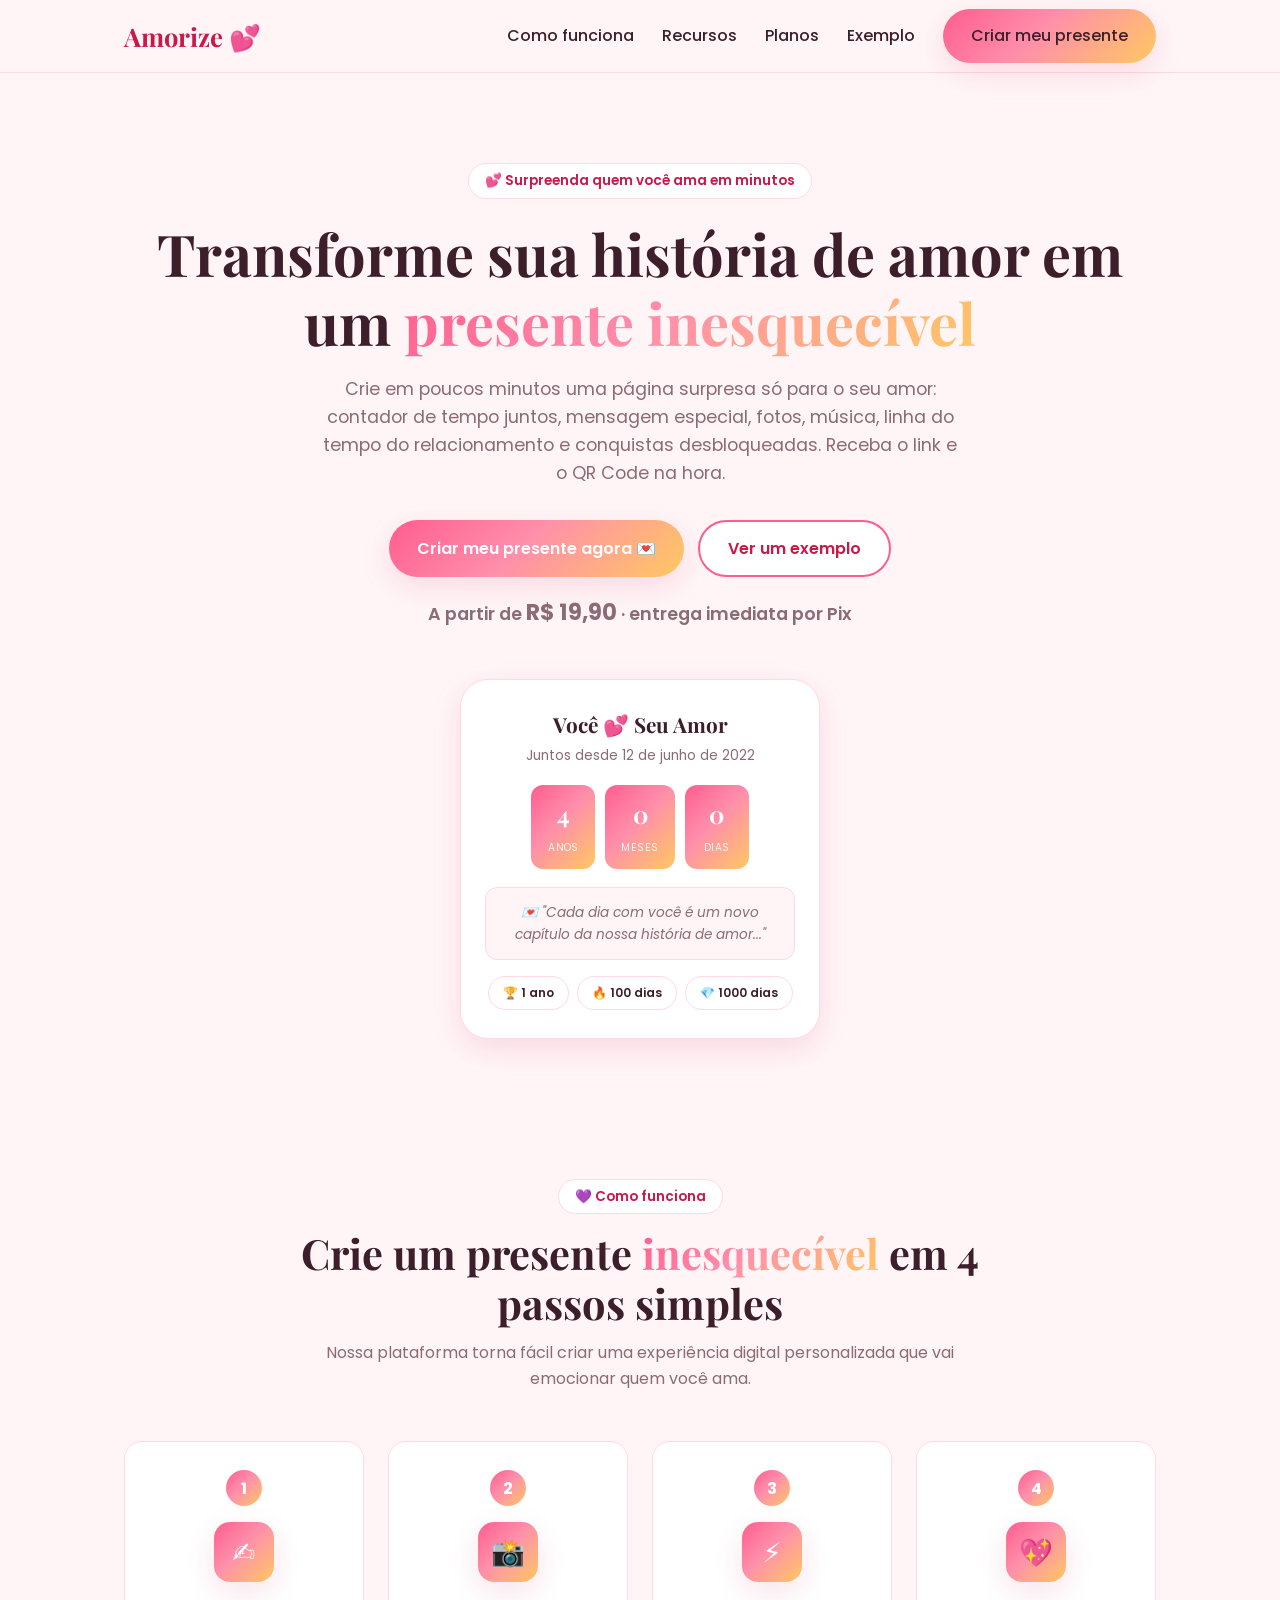
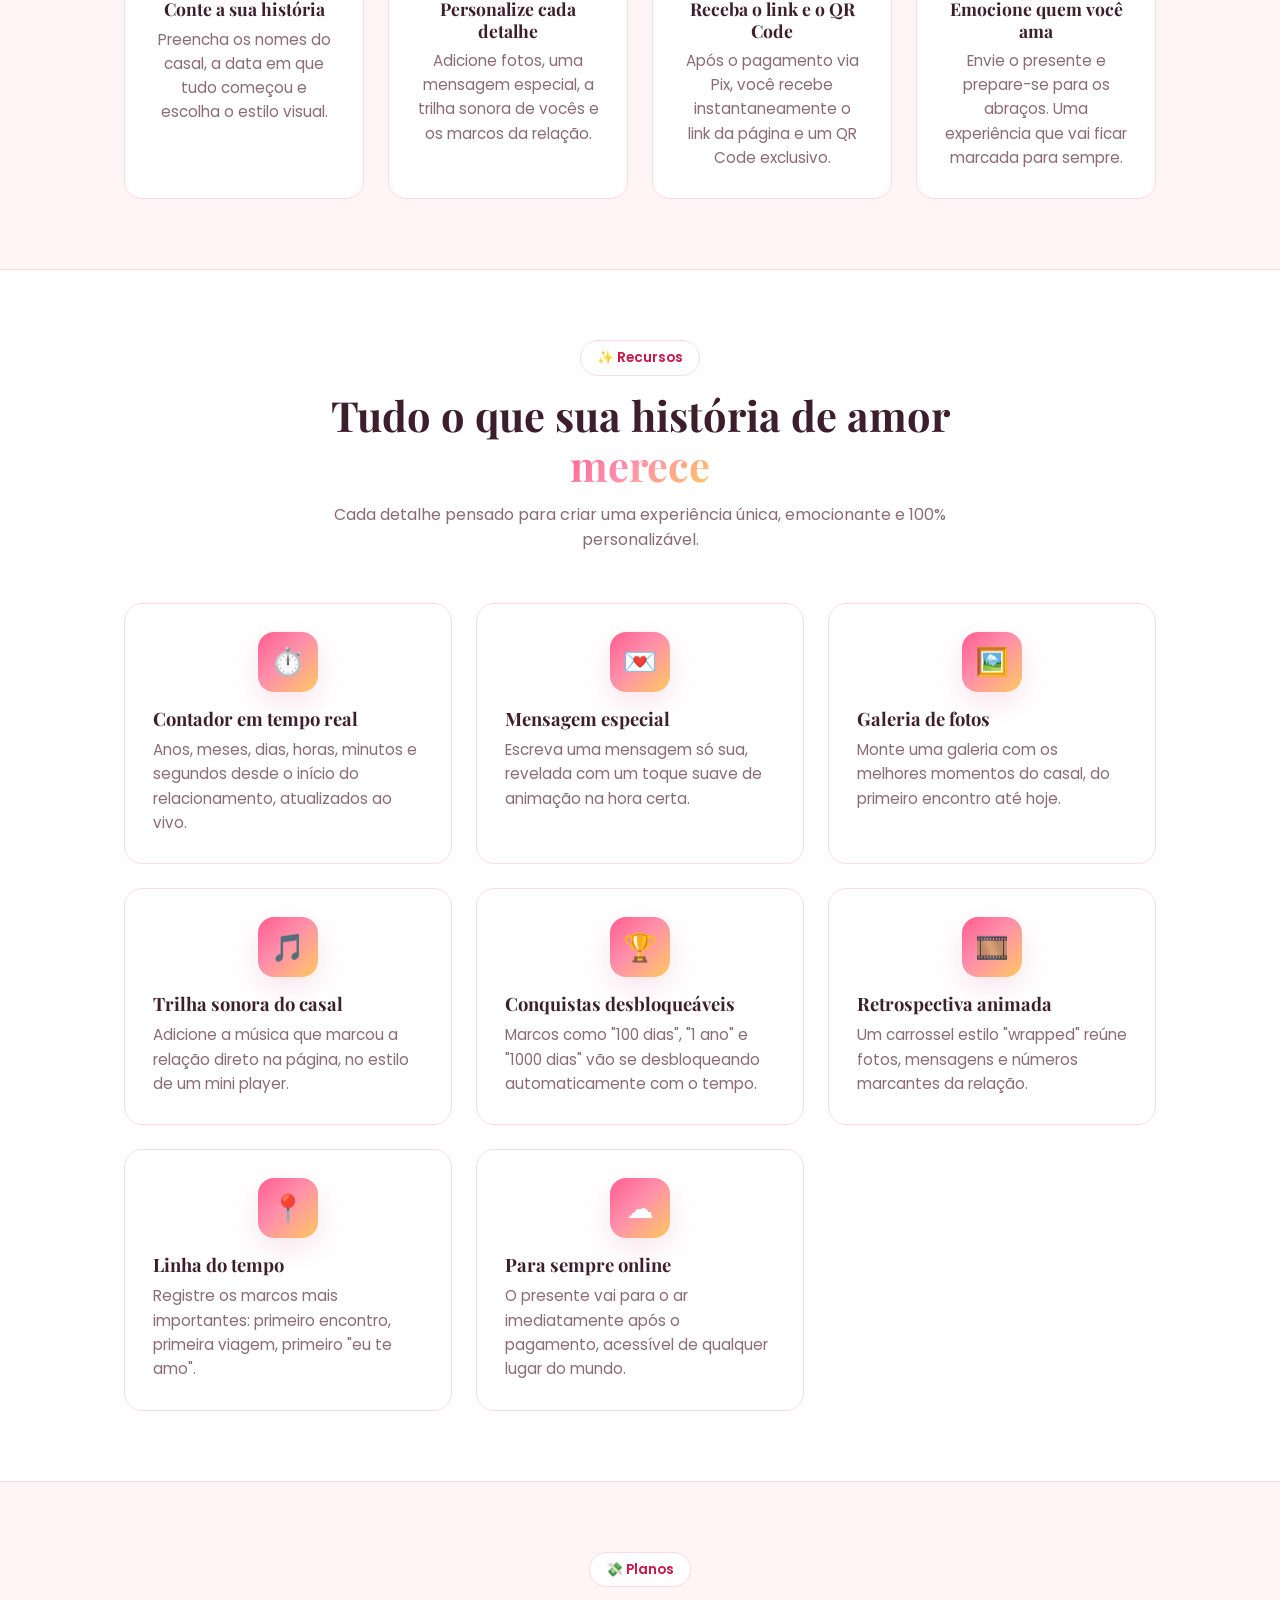
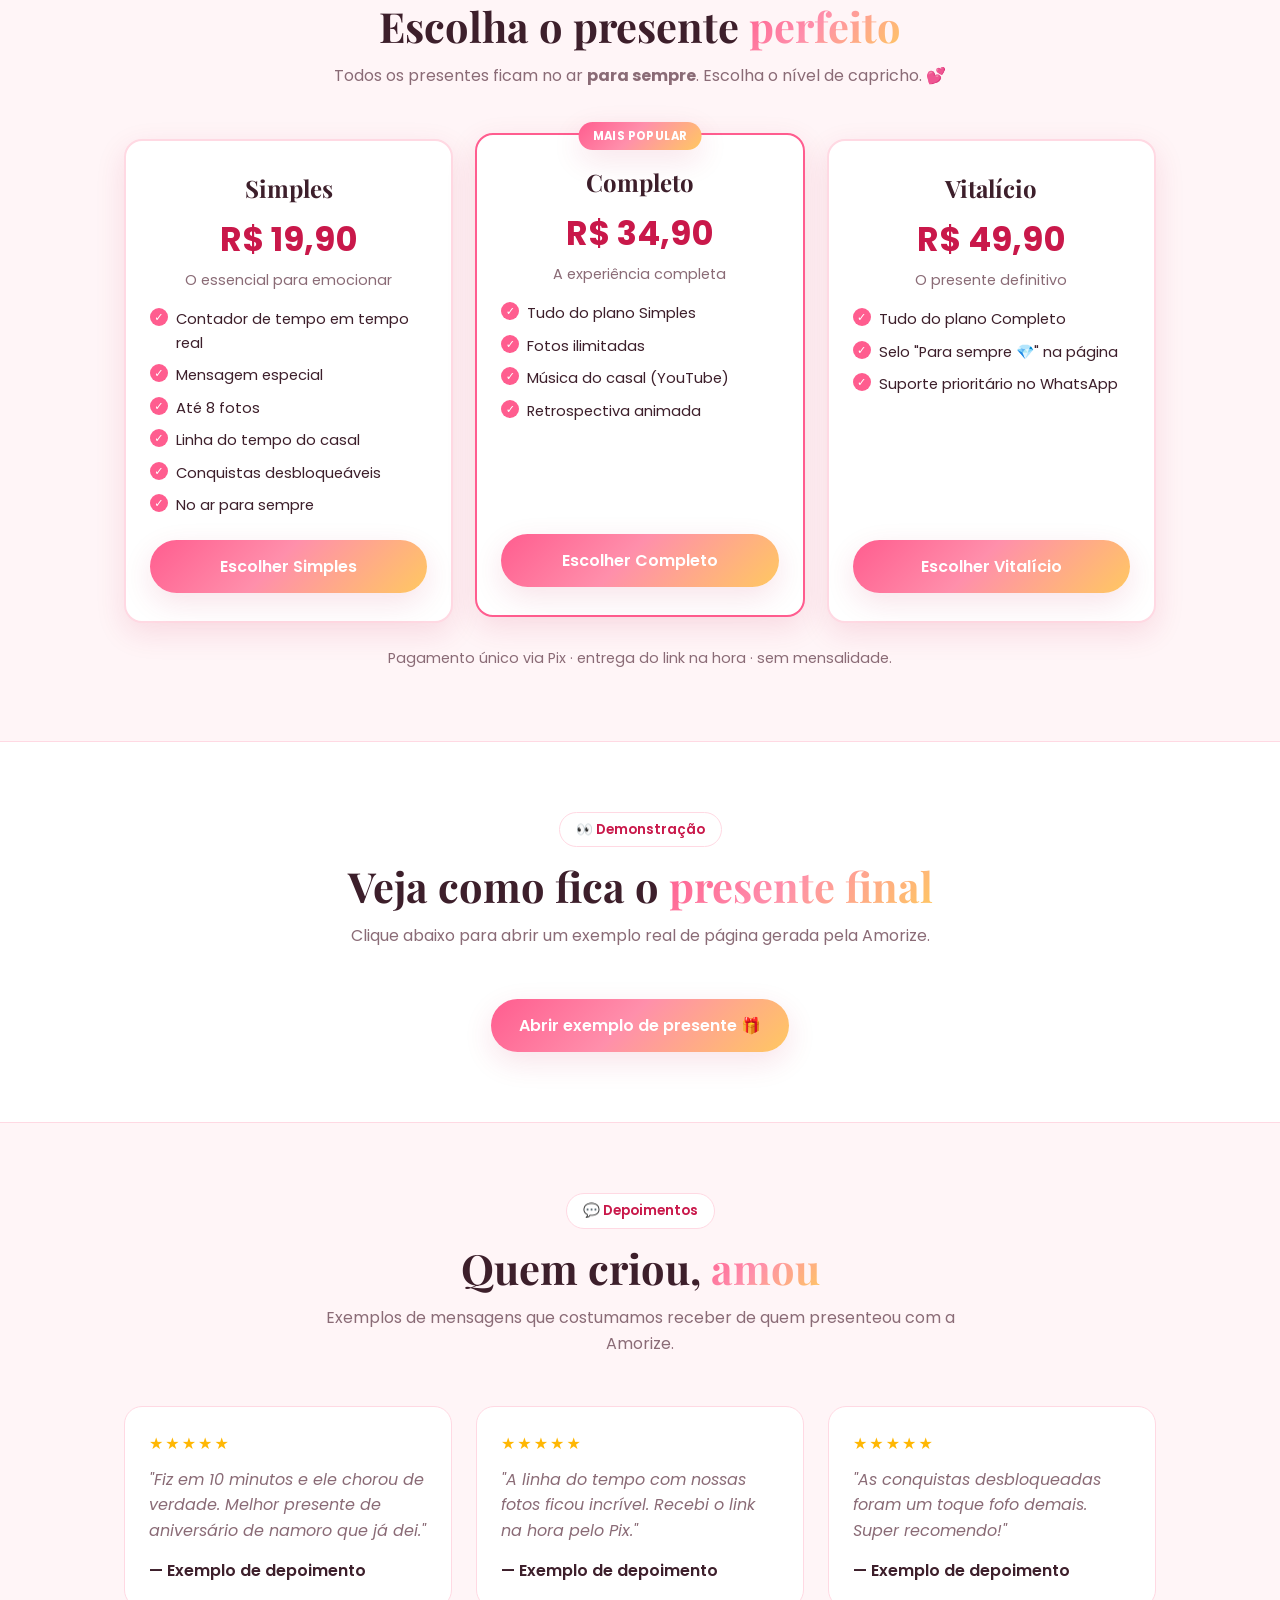
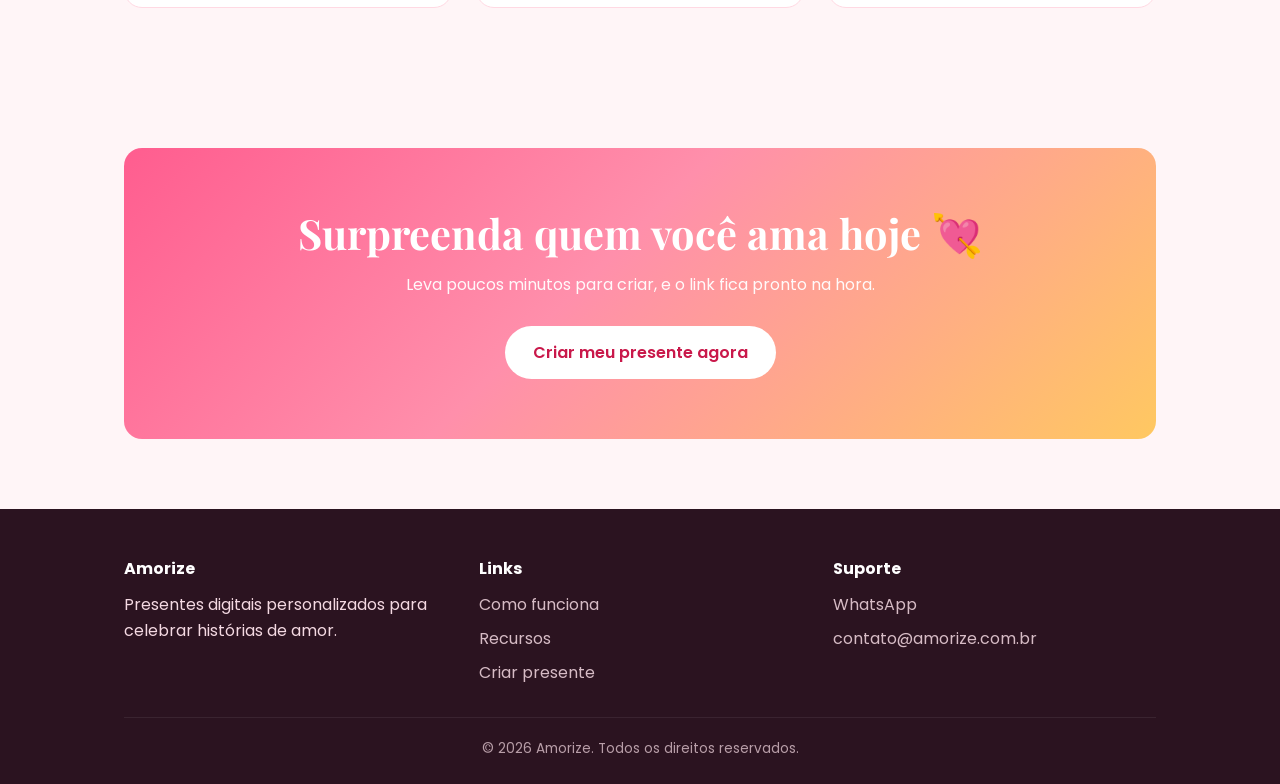
<file: index.html>
<!DOCTYPE html>
<html lang="pt-BR">
<head>
  <meta charset="UTF-8" />
  <meta name="viewport" content="width=device-width, initial-scale=1.0" />
  <title>Amorize — Presente digital personalizado para quem você ama</title>
  <meta name="description" content="Crie em minutos uma página surpresa para o seu amor: contador de tempo juntos, mensagem especial, fotos, música e linha do tempo. Perfeito para aniversário de namoro, mêsversário ou só pra surpreender." />
  <link rel="preconnect" href="https://fonts.googleapis.com" />
  <link href="https://fonts.googleapis.com/css2?family=Playfair+Display:wght@600;700&family=Poppins:wght@400;500;600;700&display=swap" rel="stylesheet" />
  <link rel="stylesheet" href="assets/css/style.css" />
  <script src="assets/js/pixel.js"></script>
</head>
<body>

  <header class="site-header">
    <div class="container">
      <div class="logo">Amorize 💕</div>
      <nav class="nav-links">
        <a href="#como-funciona">Como funciona</a>
        <a href="#recursos">Recursos</a>
        <a href="#planos">Planos</a>
        <a href="#exemplo">Exemplo</a>
        <a href="criar.html" class="btn btn-primary">Criar meu presente</a>
      </nav>
      <button class="nav-toggle" aria-label="Abrir menu">
        <span></span><span></span><span></span>
      </button>
    </div>
  </header>

  <section class="hero">
    <div class="hearts-bg" data-quantidade="18"></div>
    <div class="container">
      <span class="tag">💕 Surpreenda quem você ama em minutos</span>
      <h1>Transforme sua história de amor em um <span>presente inesquecível</span></h1>
      <p>
        Crie em poucos minutos uma página surpresa só para o seu amor: contador de tempo juntos,
        mensagem especial, fotos, música, linha do tempo do relacionamento e conquistas desbloqueadas.
        Receba o link e o QR Code na hora.
      </p>
      <div class="hero-cta">
        <a href="criar.html" class="btn btn-primary">Criar meu presente agora 💌</a>
        <a href="#exemplo" class="btn btn-secondary">Ver um exemplo</a>
      </div>
      <p class="price-tag">A partir de <strong>R$ 19,90</strong> · entrega imediata por Pix</p>

      <div class="hero-mockup">
        <div class="phone-frame">
          <div class="mockup-names">Você 💕 Seu Amor</div>
          <div class="mockup-since">Juntos desde 12 de junho de 2022</div>
          <div class="mockup-counter">
            <div class="mockup-counter-item"><span>4</span><small>anos</small></div>
            <div class="mockup-counter-item"><span>0</span><small>meses</small></div>
            <div class="mockup-counter-item"><span>0</span><small>dias</small></div>
          </div>
          <div class="mockup-msg">💌 "Cada dia com você é um novo capítulo da nossa história de amor..."</div>
          <div class="mockup-badges">
            <span class="mockup-badge">🏆 1 ano</span>
            <span class="mockup-badge">🔥 100 dias</span>
            <span class="mockup-badge">💎 1000 dias</span>
          </div>
        </div>
      </div>
    </div>
  </section>

  <section id="como-funciona">
    <div class="container">
      <div class="section-header">
        <span class="tag">💜 Como funciona</span>
        <h2>Crie um presente <span class="accent">inesquecível</span> em 4 passos simples</h2>
        <p>Nossa plataforma torna fácil criar uma experiência digital personalizada que vai emocionar quem você ama.</p>
      </div>
      <div class="steps">
        <div class="step-card">
          <div class="step-number">1</div>
          <div class="icon-badge">✍️</div>
          <h3>Conte a sua história</h3>
          <p>Preencha os nomes do casal, a data em que tudo começou e escolha o estilo visual.</p>
        </div>
        <div class="step-card">
          <div class="step-number">2</div>
          <div class="icon-badge">📸</div>
          <h3>Personalize cada detalhe</h3>
          <p>Adicione fotos, uma mensagem especial, a trilha sonora de vocês e os marcos da relação.</p>
        </div>
        <div class="step-card">
          <div class="step-number">3</div>
          <div class="icon-badge">⚡</div>
          <h3>Receba o link e o QR Code</h3>
          <p>Após o pagamento via Pix, você recebe instantaneamente o link da página e um QR Code exclusivo.</p>
        </div>
        <div class="step-card">
          <div class="step-number">4</div>
          <div class="icon-badge">💖</div>
          <h3>Emocione quem você ama</h3>
          <p>Envie o presente e prepare-se para os abraços. Uma experiência que vai ficar marcada para sempre.</p>
        </div>
      </div>
    </div>
  </section>

  <section id="recursos" class="section-alt">
    <div class="container">
      <div class="section-header">
        <span class="tag">✨ Recursos</span>
        <h2>Tudo o que sua história de amor <span class="accent">merece</span></h2>
        <p>Cada detalhe pensado para criar uma experiência única, emocionante e 100% personalizável.</p>
      </div>
      <div class="features">
        <div class="feature-card">
          <div class="icon-badge">⏱️</div>
          <h3>Contador em tempo real</h3>
          <p>Anos, meses, dias, horas, minutos e segundos desde o início do relacionamento, atualizados ao vivo.</p>
        </div>
        <div class="feature-card">
          <div class="icon-badge">💌</div>
          <h3>Mensagem especial</h3>
          <p>Escreva uma mensagem só sua, revelada com um toque suave de animação na hora certa.</p>
        </div>
        <div class="feature-card">
          <div class="icon-badge">🖼️</div>
          <h3>Galeria de fotos</h3>
          <p>Monte uma galeria com os melhores momentos do casal, do primeiro encontro até hoje.</p>
        </div>
        <div class="feature-card">
          <div class="icon-badge">🎵</div>
          <h3>Trilha sonora do casal</h3>
          <p>Adicione a música que marcou a relação direto na página, no estilo de um mini player.</p>
        </div>
        <div class="feature-card">
          <div class="icon-badge">🏆</div>
          <h3>Conquistas desbloqueáveis</h3>
          <p>Marcos como "100 dias", "1 ano" e "1000 dias" vão se desbloqueando automaticamente com o tempo.</p>
        </div>
        <div class="feature-card">
          <div class="icon-badge">🎞️</div>
          <h3>Retrospectiva animada</h3>
          <p>Um carrossel estilo "wrapped" reúne fotos, mensagens e números marcantes da relação.</p>
        </div>
        <div class="feature-card">
          <div class="icon-badge">📍</div>
          <h3>Linha do tempo</h3>
          <p>Registre os marcos mais importantes: primeiro encontro, primeira viagem, primeiro "eu te amo".</p>
        </div>
        <div class="feature-card">
          <div class="icon-badge">☁️</div>
          <h3>Para sempre online</h3>
          <p>O presente vai para o ar imediatamente após o pagamento, acessível de qualquer lugar do mundo.</p>
        </div>
      </div>
    </div>
  </section>

  <section id="planos">
    <div class="container">
      <div class="section-header">
        <span class="tag">💸 Planos</span>
        <h2>Escolha o presente <span class="accent">perfeito</span></h2>
        <p>Todos os presentes ficam no ar <strong>para sempre</strong>. Escolha o nível de capricho. 💕</p>
      </div>
      <div class="plans" id="plans-landing"></div>
      <p class="plans-note">Pagamento único via Pix · entrega do link na hora · sem mensalidade.</p>
    </div>
  </section>

  <section id="exemplo" class="section-alt">
    <div class="container">
      <div class="section-header">
        <span class="tag">👀 Demonstração</span>
        <h2>Veja como fica o <span class="accent">presente final</span></h2>
        <p>Clique abaixo para abrir um exemplo real de página gerada pela Amorize.</p>
      </div>
      <div style="text-align:center;">
        <a id="link-exemplo" href="presente.html" target="_blank" class="btn btn-primary">Abrir exemplo de presente 🎁</a>
      </div>
    </div>
  </section>

  <section id="depoimentos">
    <div class="container">
      <div class="section-header">
        <span class="tag">💬 Depoimentos</span>
        <h2>Quem criou, <span class="accent">amou</span></h2>
        <p>Exemplos de mensagens que costumamos receber de quem presenteou com a Amorize.</p>
      </div>
      <!-- Substitua pelos depoimentos reais dos seus clientes -->
      <div class="testimonials">
        <div class="testimonial-card">
          <div class="stars">★★★★★</div>
          <p>"Fiz em 10 minutos e ele chorou de verdade. Melhor presente de aniversário de namoro que já dei."</p>
          <div class="author">— Exemplo de depoimento</div>
        </div>
        <div class="testimonial-card">
          <div class="stars">★★★★★</div>
          <p>"A linha do tempo com nossas fotos ficou incrível. Recebi o link na hora pelo Pix."</p>
          <div class="author">— Exemplo de depoimento</div>
        </div>
        <div class="testimonial-card">
          <div class="stars">★★★★★</div>
          <p>"As conquistas desbloqueadas foram um toque fofo demais. Super recomendo!"</p>
          <div class="author">— Exemplo de depoimento</div>
        </div>
      </div>
    </div>
  </section>

  <section>
    <div class="container">
      <div class="cta-final">
        <h2>Surpreenda quem você ama hoje 💘</h2>
        <p>Leva poucos minutos para criar, e o link fica pronto na hora.</p>
        <a href="criar.html" class="btn btn-secondary">Criar meu presente agora</a>
      </div>
    </div>
  </section>

  <footer class="site-footer">
    <div class="container">
      <div class="footer-grid">
        <div>
          <h4>Amorize</h4>
          <p>Presentes digitais personalizados para celebrar histórias de amor.</p>
        </div>
        <div>
          <h4>Links</h4>
          <ul>
            <li><a href="#como-funciona">Como funciona</a></li>
            <li><a href="#recursos">Recursos</a></li>
            <li><a href="criar.html">Criar presente</a></li>
          </ul>
        </div>
        <div>
          <h4>Suporte</h4>
          <ul>
            <li><a href="#" id="link-whatsapp">WhatsApp</a></li>
            <li><a href="mailto:contato@amorize.com.br">contato@amorize.com.br</a></li>
          </ul>
        </div>
      </div>
      <div class="footer-bottom">
        &copy; <span id="ano"></span> Amorize. Todos os direitos reservados.
      </div>
    </div>
  </footer>

  <script src="assets/js/config.js"></script>
  <script src="assets/js/encode.js"></script>
  <script src="assets/js/main.js"></script>
  <script>
    document.getElementById('ano').textContent = new Date().getFullYear();

    document.getElementById('link-whatsapp').href =
      `https://wa.me/${AMORIZE_CONFIG.whatsapp}`;

    // Monta o link de exemplo com dados de demonstração
    const exemploDados = {
      de: 'João',
      para: 'Maria',
      data: '2022-06-12',
      mensagem:
        'E pensar que tudo começou do nada... ✨ Olha só pra gente agora, escrevendo nossa própria história. Te amo mais a cada dia que passa, meu amor!',
      musica: 'dQw4w9WgXcQ',
      fotos: [],
      linha: [
        { data: '2022-01-15', titulo: 'Primeira mensagem', texto: 'O dia em que tudo começou.' },
        { data: '2022-06-12', titulo: 'Ficamos juntos', texto: 'A melhor decisão da minha vida.' },
        { data: '2023-12-24', titulo: 'Primeira viagem juntos', texto: 'Uma virada de ano inesquecível.' },
      ],
      tema: 'rosa',
      plano: 'vitalicio',
    };
    document.getElementById('link-exemplo').href = `presente.html?d=${amzEncode(exemploDados)}`;

    // Renderiza os cards de planos a partir da configuração central
    const plansContainer = document.getElementById('plans-landing');
    AMORIZE_CONFIG.planos.forEach((plano) => {
      const card = document.createElement('div');
      card.className = `plan-card${plano.destaque ? ' destaque' : ''}`;
      const recursos = plano.recursos.map((r) => `<li>${r}</li>`).join('');
      const selo = plano.destaque ? '<span class="plan-badge">Mais popular</span>' : '';
      card.innerHTML = `
        ${selo}
        <div class="plan-name">${plano.nome}</div>
        <div class="plan-price">${amzPrecoFormatado(plano.preco)}</div>
        <div class="plan-resumo">${plano.resumo}</div>
        <ul class="plan-features">${recursos}</ul>
        <a href="criar.html" class="btn btn-primary">Escolher ${plano.nome}</a>
      `;
      plansContainer.appendChild(card);
    });
  </script>
</body>
</html>
</file>
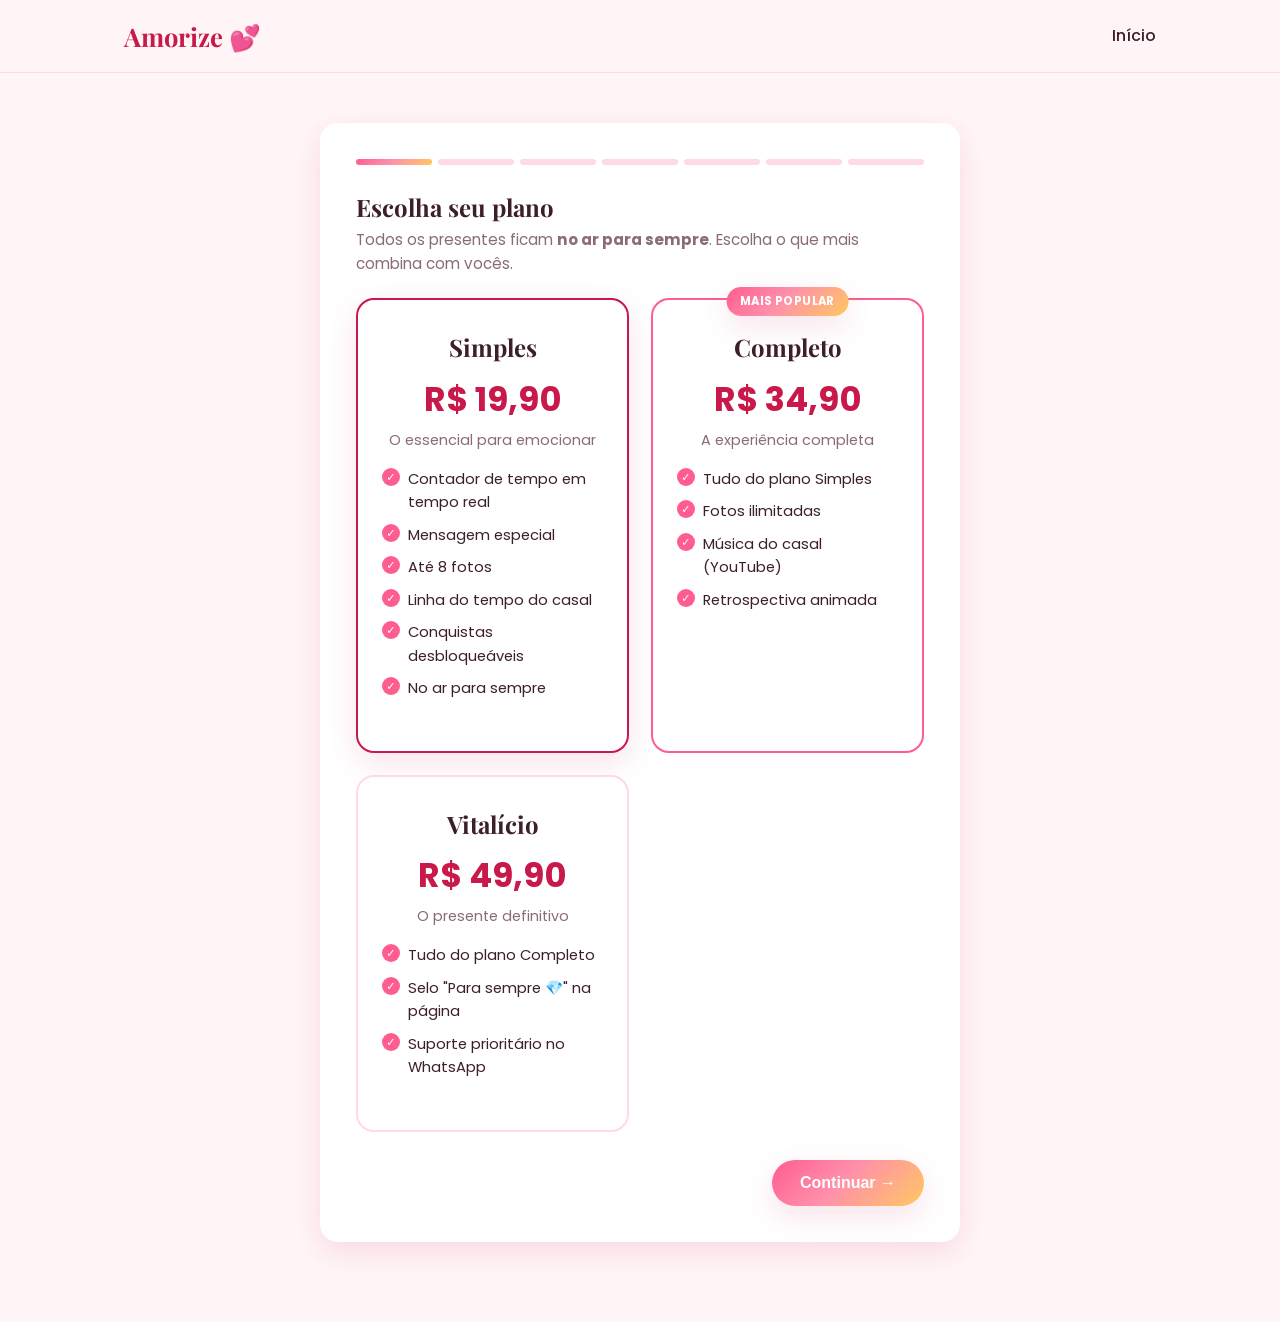
<file: criar.html>
<!DOCTYPE html>
<html lang="pt-BR">
<head>
  <meta charset="UTF-8" />
  <meta name="viewport" content="width=device-width, initial-scale=1.0" />
  <title>Criar presente — Amorize</title>
  <link rel="preconnect" href="https://fonts.googleapis.com" />
  <link href="https://fonts.googleapis.com/css2?family=Playfair+Display:wght@600;700&family=Poppins:wght@400;500;600;700&display=swap" rel="stylesheet" />
  <link rel="stylesheet" href="assets/css/style.css" />
  <script src="assets/js/pixel.js"></script>
</head>
<body>

  <header class="site-header">
    <div class="container">
      <a href="index.html" class="logo">Amorize 💕</a>
      <nav class="nav-links">
        <a href="index.html">Início</a>
      </nav>
    </div>
  </header>

  <section style="padding: 50px 0 80px;">
    <div class="container">
      <div class="form-shell">
        <div class="progress-bar" id="progress-bar"></div>

        <form id="form-presente">

          <!-- Passo: escolha do plano -->
          <div class="form-step active" data-step="plano">
            <h2>Escolha seu plano</h2>
            <p>Todos os presentes ficam <strong>no ar para sempre</strong>. Escolha o que mais combina com vocês.</p>

            <div class="plan-options" id="plan-options"></div>

            <div class="form-nav">
              <span></span>
              <button type="button" class="btn btn-primary next">Continuar →</button>
            </div>
          </div>

          <!-- Passo 1 -->
          <div class="form-step" data-step="1">
            <h2>Conte a sua história</h2>
            <p>Vamos começar com os dados básicos do casal.</p>

            <div class="field">
              <label for="de">Seu nome (quem está enviando)</label>
              <input type="text" id="de" maxlength="30" required placeholder="Ex: João" />
            </div>
            <div class="field">
              <label for="para">Nome de quem vai receber</label>
              <input type="text" id="para" maxlength="30" required placeholder="Ex: Maria" />
            </div>
            <div class="field">
              <label for="data">Data em que tudo começou</label>
              <input type="date" id="data" required />
            </div>

            <div class="form-nav">
              <span></span>
              <button type="button" class="btn btn-primary next">Continuar →</button>
            </div>
          </div>

          <!-- Passo 2 -->
          <div class="form-step" data-step="2">
            <h2>Mensagem especial</h2>
            <p>Escreva uma mensagem do coração. Ela será revelada com um toque especial na página.</p>

            <div class="field">
              <label for="mensagem">Sua mensagem</label>
              <textarea id="mensagem" rows="6" maxlength="600" required placeholder="Escreva algo do fundo do coração..."></textarea>
              <span class="hint">Máximo de 600 caracteres.</span>
            </div>

            <div class="form-nav">
              <button type="button" class="btn btn-secondary prev">← Voltar</button>
              <button type="button" class="btn btn-primary next">Continuar →</button>
            </div>
          </div>

          <!-- Passo 3 -->
          <div class="form-step" data-step="3">
            <h2>Fotos e música</h2>
            <p>Adicione as fotos do casal e a música que marcou a relação. Tudo é opcional.</p>

            <div class="field">
              <label>Fotos (link da imagem)</label>
              <div id="fotos-container"></div>
              <button type="button" class="btn btn-secondary" id="btn-add-foto" style="margin-top:6px;">+ Adicionar foto</button>
              <span class="hint" id="fotos-hint">Dica: faça upload das fotos no Google Fotos, Imgur ou Drive e cole o link direto da imagem aqui.</span>
            </div>
            <div class="field" id="musica-field">
              <label for="musica">Link da música (YouTube)</label>
              <input type="url" id="musica" placeholder="https://www.youtube.com/watch?v=..." />
              <span class="hint">Cole o link do vídeo da música de vocês.</span>
            </div>

            <div class="form-nav">
              <button type="button" class="btn btn-secondary prev">← Voltar</button>
              <button type="button" class="btn btn-primary next">Continuar →</button>
            </div>
          </div>

          <!-- Passo 4 -->
          <div class="form-step" data-step="4">
            <h2>Linha do tempo</h2>
            <p>Registre até 3 marcos importantes da relação (opcional).</p>

            <div class="field">
              <label>Marco 1</label>
              <div class="field-row">
                <input type="date" id="linha1-data" />
                <input type="text" id="linha1-titulo" maxlength="40" placeholder="Título (ex: Primeiro encontro)" />
              </div>
              <input type="text" id="linha1-texto" maxlength="120" placeholder="Descrição curta (opcional)" style="margin-top:8px;" />
            </div>

            <div class="field">
              <label>Marco 2</label>
              <div class="field-row">
                <input type="date" id="linha2-data" />
                <input type="text" id="linha2-titulo" maxlength="40" placeholder="Título (ex: Primeira viagem)" />
              </div>
              <input type="text" id="linha2-texto" maxlength="120" placeholder="Descrição curta (opcional)" style="margin-top:8px;" />
            </div>

            <div class="field">
              <label>Marco 3</label>
              <div class="field-row">
                <input type="date" id="linha3-data" />
                <input type="text" id="linha3-titulo" maxlength="40" placeholder="Título (ex: Pedido de namoro)" />
              </div>
              <input type="text" id="linha3-texto" maxlength="120" placeholder="Descrição curta (opcional)" style="margin-top:8px;" />
            </div>

            <div class="form-nav">
              <button type="button" class="btn btn-secondary prev">← Voltar</button>
              <button type="button" class="btn btn-primary next">Continuar →</button>
            </div>
          </div>

          <!-- Passo 5 -->
          <div class="form-step" data-step="5">
            <h2>Escolha o estilo</h2>
            <p>Selecione a paleta de cores da sua página.</p>

            <div class="theme-options" id="theme-options">
              <label class="theme-option selected">
                <input type="radio" name="tema" value="rosa" checked />
                <div class="swatch swatch-rosa"></div>
                Rosa
              </label>
              <label class="theme-option">
                <input type="radio" name="tema" value="vermelho" />
                <div class="swatch swatch-vermelho"></div>
                Vermelho
              </label>
              <label class="theme-option">
                <input type="radio" name="tema" value="roxo" />
                <div class="swatch swatch-roxo"></div>
                Roxo
              </label>
              <label class="theme-option">
                <input type="radio" name="tema" value="dourado" />
                <div class="swatch swatch-dourado"></div>
                Dourado
              </label>
            </div>

            <div class="form-nav">
              <button type="button" class="btn btn-secondary prev">← Voltar</button>
              <button type="button" class="btn btn-primary next">Ir para pagamento →</button>
            </div>
          </div>

          <!-- Passo 6: Pagamento -->
          <div class="form-step" data-step="6">
            <h2>Confirmar e pagar</h2>
            <p>Pagamento 100% seguro pelo Mercado Pago. Seu presente é liberado automaticamente após a confirmação.</p>

            <div class="pix-box">
              <div class="plan-chosen" id="plano-escolhido"></div>
              <div class="amount-display" id="valor-pix"></div>
              <span class="hint">Você será levado para o ambiente seguro do Mercado Pago, onde pode pagar por <strong>Pix, cartão ou boleto</strong>. Assim que o pagamento cair, o link do presente aparece para você na hora.</span>
            </div>

            <div class="error-message" id="pagamento-erro"></div>

            <div class="form-nav">
              <button type="button" class="btn btn-secondary prev">← Voltar</button>
              <button type="button" class="btn btn-primary" id="btn-pagar">Pagar com Mercado Pago →</button>
            </div>
          </div>

        </form>
      </div>
    </div>
  </section>

  <script src="assets/js/config.js"></script>
  <script src="assets/js/encode.js"></script>
  <script src="assets/js/criar.js"></script>
</body>
</html>
</file>
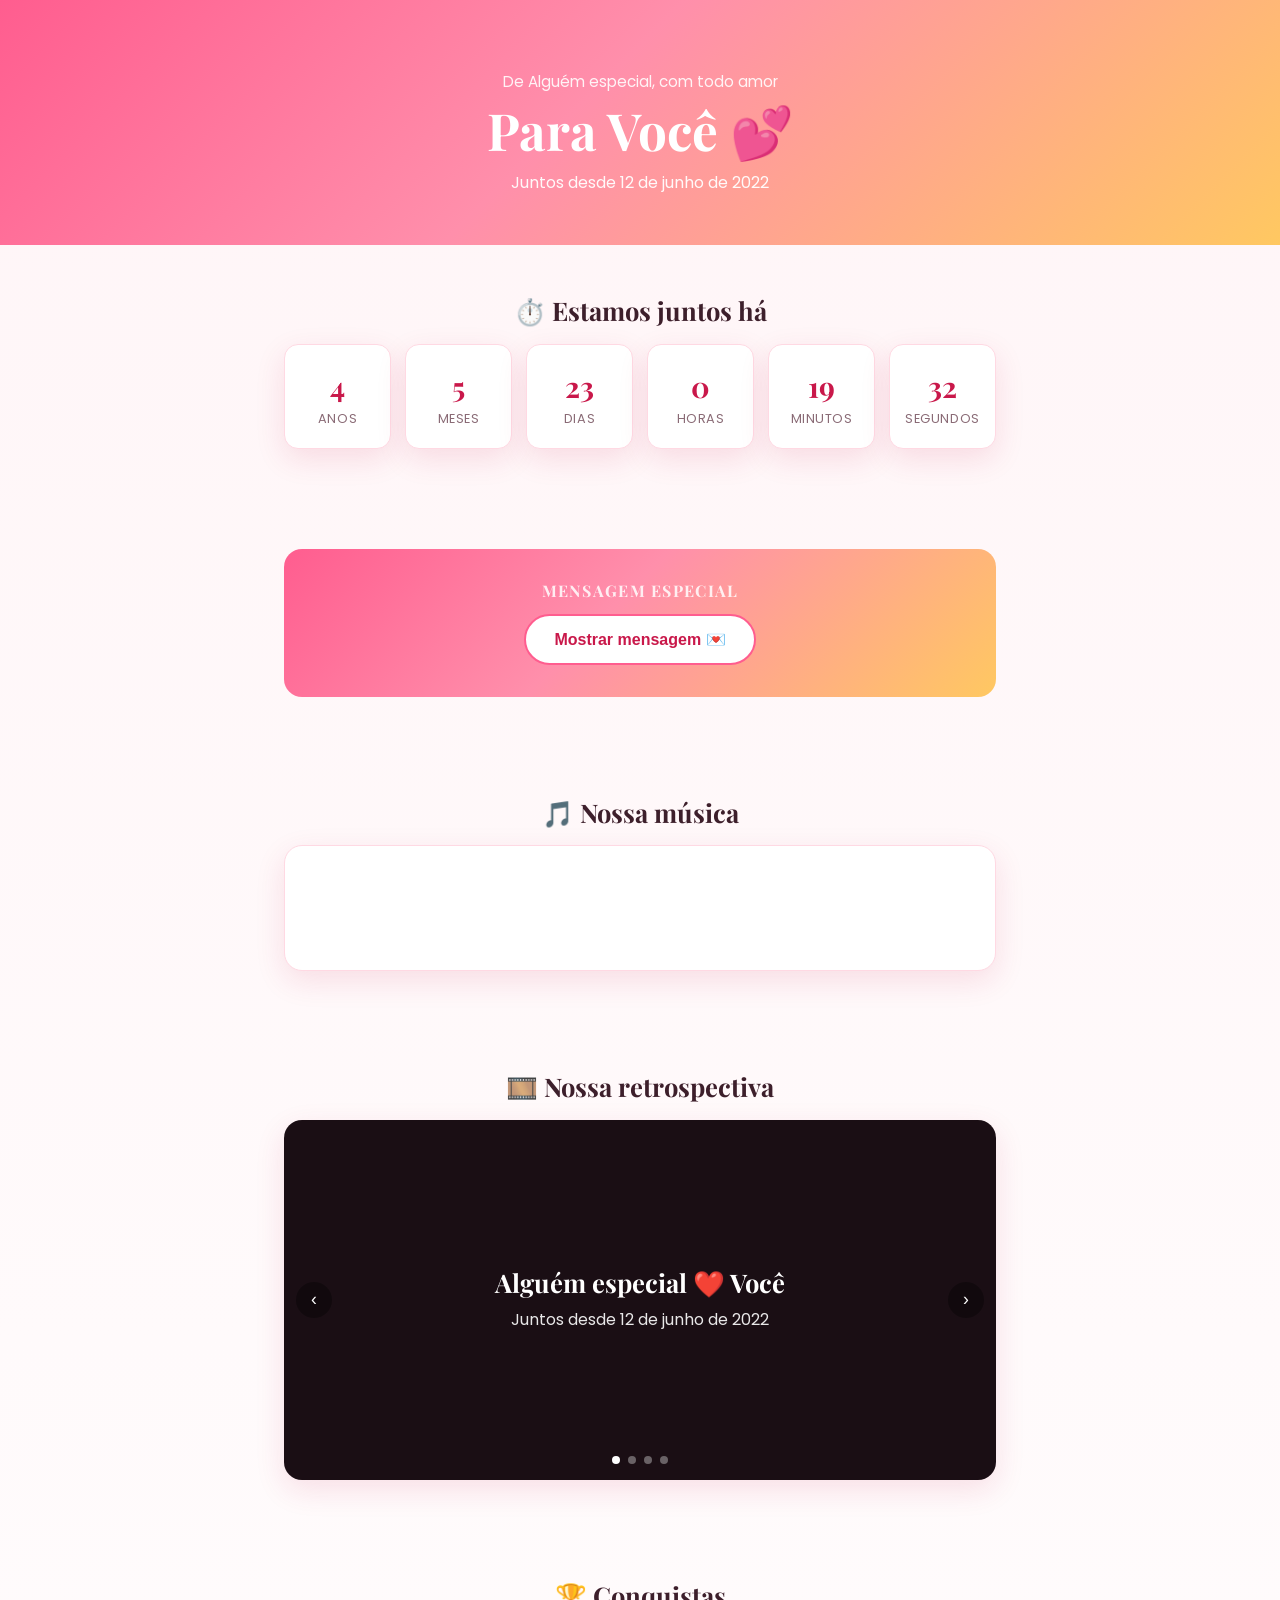
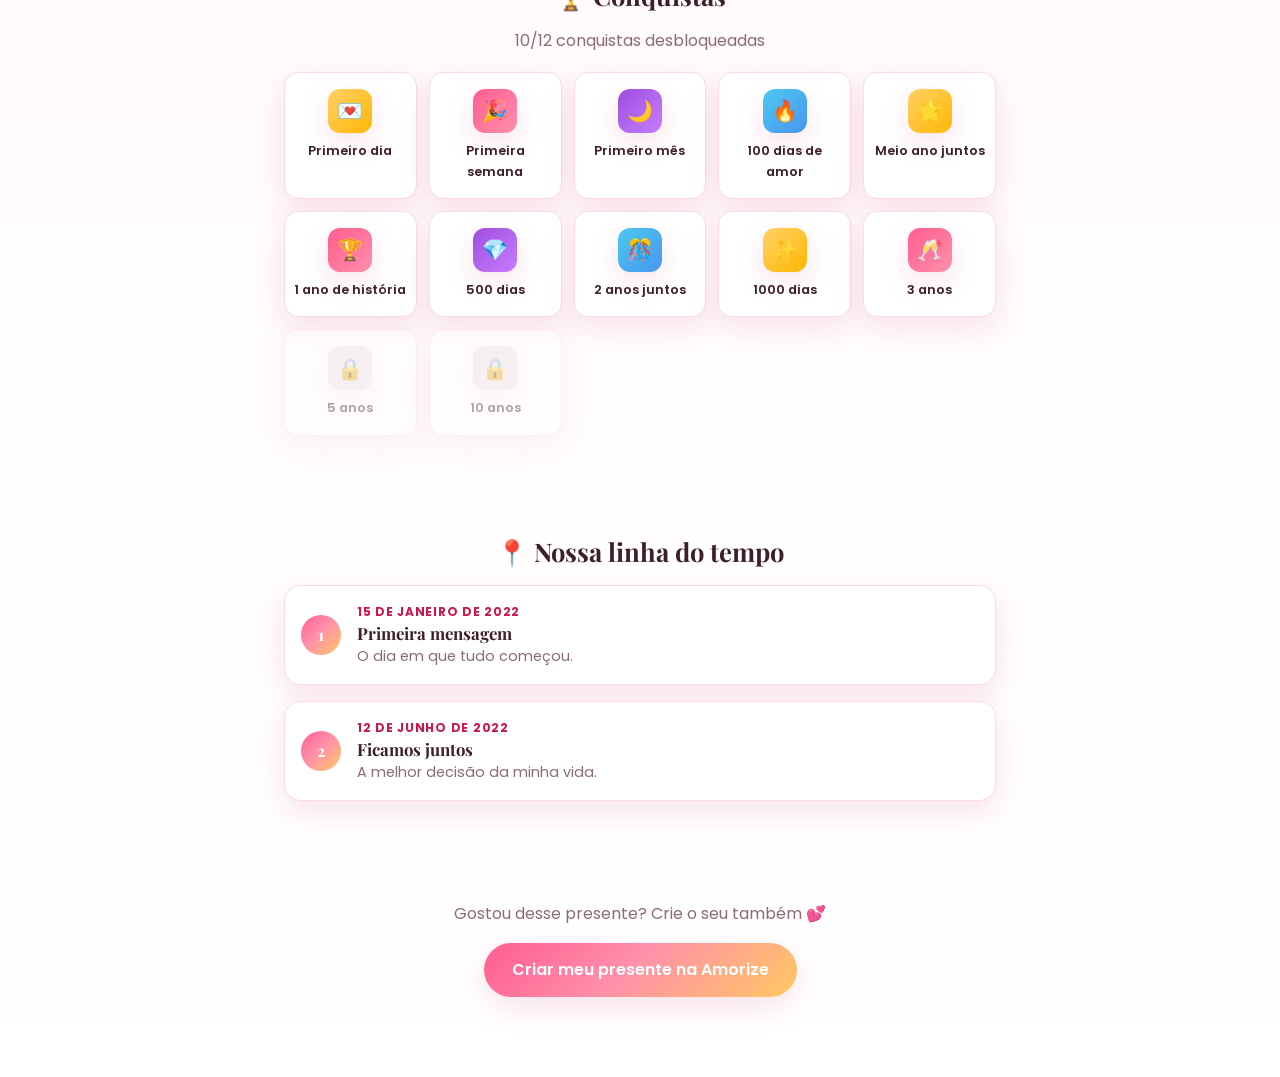
<file: presente.html>
<!DOCTYPE html>
<html lang="pt-BR">
<head>
  <meta charset="UTF-8" />
  <meta name="viewport" content="width=device-width, initial-scale=1.0" />
  <title>Um presente especial — Amorize</title>
  <link rel="preconnect" href="https://fonts.googleapis.com" />
  <link href="https://fonts.googleapis.com/css2?family=Playfair+Display:wght@600;700&family=Poppins:wght@400;500;600;700&display=swap" rel="stylesheet" />
  <link rel="stylesheet" href="assets/css/style.css" />
  <script src="assets/js/pixel.js"></script>
</head>
<body class="gift-page tema-rosa" id="gift-body">

  <section class="gift-hero">
    <div class="hearts-bg" data-quantidade="14"></div>
    <div class="container">
      <div class="from" id="gift-from"></div>
      <h1 id="gift-title">Para você, com amor 💕</h1>
      <div class="since" id="gift-since"></div>
    </div>
  </section>

  <section class="gift-section">
    <h2>⏱️ Estamos juntos há</h2>
    <div class="counter-grid" id="counter-grid"></div>
  </section>

  <section class="gift-section" id="message-section">
    <div class="message-card">
      <h3>Mensagem especial</h3>
      <p class="message-text" id="message-text"></p>
      <button class="btn btn-secondary" id="btn-mostrar-mensagem">Mostrar mensagem 💌</button>
    </div>
  </section>

  <section class="gift-section" id="gallery-section">
    <h2>📸 Nossos momentos</h2>
    <div class="gallery" id="gallery"></div>
  </section>

  <section class="gift-section" id="music-section">
    <h2>🎵 Nossa música</h2>
    <div class="music-card">
      <iframe id="music-iframe" height="80" allow="autoplay" title="Nossa música"></iframe>
    </div>
  </section>

  <section class="gift-section" id="retro-section">
    <h2>🎞️ Nossa retrospectiva</h2>
    <div class="retro-card" id="retro-card">
      <button class="retro-nav prev" id="retro-prev" aria-label="Anterior">‹</button>
      <button class="retro-nav next" id="retro-next" aria-label="Próximo">›</button>
      <div class="retro-controls" id="retro-dots"></div>
    </div>
  </section>

  <section class="gift-section" id="achievements-section">
    <h2>🏆 Conquistas</h2>
    <p class="achievements-summary" id="achievements-summary"></p>
    <div class="achievements-grid" id="achievements-grid"></div>
  </section>

  <section class="gift-section" id="timeline-section">
    <h2>📍 Nossa linha do tempo</h2>
    <div class="timeline" id="timeline"></div>
  </section>

  <section class="gift-cta">
    <p>Gostou desse presente? Crie o seu também 💕</p>
    <a href="index.html" class="btn btn-primary">Criar meu presente na Amorize</a>
  </section>

  <script src="assets/js/encode.js"></script>
  <script src="assets/js/milestones.js"></script>
  <script src="assets/js/main.js"></script>
  <script src="assets/js/presente.js"></script>
</body>
</html>
</file>
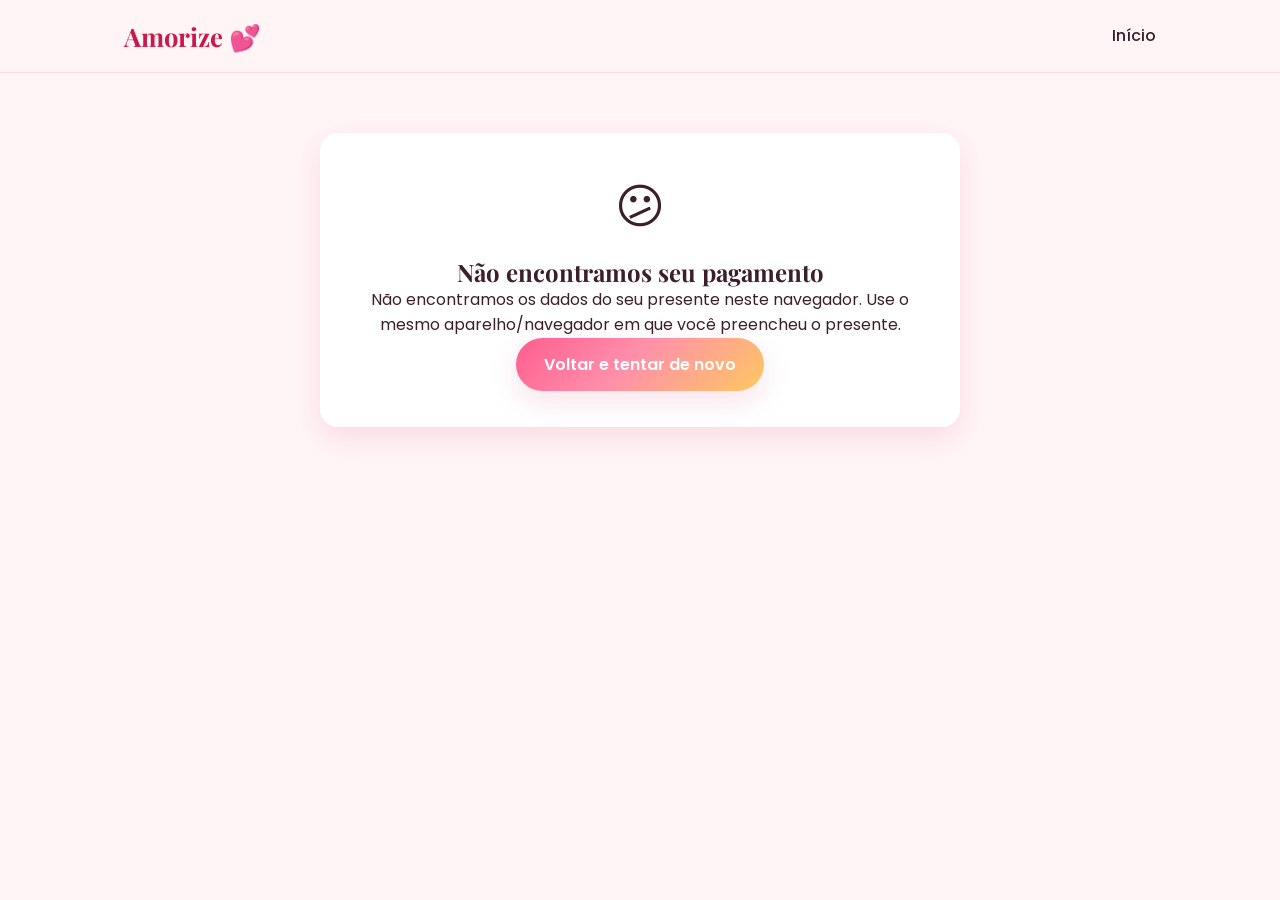
<file: sucesso.html>
<!DOCTYPE html>
<html lang="pt-BR">
<head>
  <meta charset="UTF-8" />
  <meta name="viewport" content="width=device-width, initial-scale=1.0" />
  <title>Pagamento — Amorize</title>
  <link rel="preconnect" href="https://fonts.googleapis.com" />
  <link href="https://fonts.googleapis.com/css2?family=Playfair+Display:wght@600;700&family=Poppins:wght@400;500;600;700&display=swap" rel="stylesheet" />
  <link rel="stylesheet" href="assets/css/style.css" />
  <script src="assets/js/pixel.js"></script>
</head>
<body>

  <header class="site-header">
    <div class="container">
      <a href="index.html" class="logo">Amorize 💕</a>
      <nav class="nav-links">
        <a href="index.html">Início</a>
      </nav>
    </div>
  </header>

  <section style="padding: 60px 0 90px;">
    <div class="container">
      <div class="form-shell">

        <!-- Estado: verificando -->
        <div class="result-box" id="estado-verificando">
          <div class="emoji-big">⏳</div>
          <h2>Confirmando seu pagamento...</h2>
          <p>Aguarde um instante enquanto confirmamos com o Mercado Pago. Se você pagou via Pix, pode levar alguns segundos.</p>
          <div class="spinner" aria-hidden="true"></div>
        </div>

        <!-- Estado: aprovado -->
        <div class="result-box" id="estado-aprovado" style="display:none;">
          <div class="emoji-big">🎉</div>
          <h2>Pagamento confirmado!</h2>
          <p>Seu presente está pronto. Copie o link abaixo e compartilhe com quem você ama.</p>

          <div class="link-row">
            <input type="text" id="link-gerado" readonly />
            <button type="button" class="btn btn-secondary" id="btn-copiar-link">Copiar</button>
          </div>

          <div class="result-actions">
            <a id="btn-abrir" href="#" target="_blank" class="btn btn-primary">Abrir presente 🎁</a>
            <a id="btn-whatsapp-share" href="#" target="_blank" class="btn btn-whatsapp">Enviar pelo WhatsApp</a>
          </div>
        </div>

        <!-- Estado: pendente -->
        <div class="result-box" id="estado-pendente" style="display:none;">
          <div class="emoji-big">🕓</div>
          <h2>Pagamento ainda não confirmado</h2>
          <p>Se você acabou de pagar por Pix, aguarde alguns instantes e clique em verificar novamente.</p>
          <button type="button" class="btn btn-primary" id="btn-verificar-novamente">Verificar novamente</button>
        </div>

        <!-- Estado: erro -->
        <div class="result-box" id="estado-erro" style="display:none;">
          <div class="emoji-big">😕</div>
          <h2>Não encontramos seu pagamento</h2>
          <p id="erro-msg">Algo deu errado ao confirmar o pagamento. Você pode tentar novamente.</p>
          <a href="criar.html" class="btn btn-primary">Voltar e tentar de novo</a>
        </div>

      </div>
    </div>
  </section>

  <script src="assets/js/encode.js"></script>
  <script src="assets/js/sucesso.js"></script>
</body>
</html>
</file>
<file: assets/css/style.css>
/* =========================================================
   AMORIZE — estilos globais
   ========================================================= */

:root {
  --primary: #ff5d8f;
  --primary-dark: #c9184a;
  --accent: #ffb703;
  --bg: #fff5f7;
  --card: #ffffff;
  --text: #3d1f2b;
  --text-light: #8a6b76;
  --border: #ffd9e3;
  --gradient: linear-gradient(135deg, #ff5d8f 0%, #ff8fab 45%, #ffc861 100%);
  --radius: 18px;
  --shadow: 0 10px 30px rgba(201, 24, 74, 0.12);
  --font-title: 'Playfair Display', Georgia, serif;
  --font-body: 'Poppins', system-ui, -apple-system, sans-serif;
}

/* temas alternativos para a página do presente */
.tema-vermelho {
  --primary: #e63946;
  --primary-dark: #9d0208;
  --accent: #ffba08;
  --gradient: linear-gradient(135deg, #e63946 0%, #ff758f 45%, #ffba08 100%);
}

.tema-roxo {
  --primary: #9d4edd;
  --primary-dark: #5a189a;
  --accent: #ff9e00;
  --gradient: linear-gradient(135deg, #5a189a 0%, #9d4edd 45%, #ff8fab 100%);
}

.tema-dourado {
  --primary: #c98a2c;
  --primary-dark: #7f4f24;
  --accent: #ff5d8f;
  --gradient: linear-gradient(135deg, #7f4f24 0%, #c98a2c 45%, #ffd166 100%);
}

* {
  margin: 0;
  padding: 0;
  box-sizing: border-box;
}

html {
  scroll-behavior: smooth;
}

body {
  font-family: var(--font-body);
  background: var(--bg);
  color: var(--text);
  line-height: 1.6;
}

h1, h2, h3, h4 {
  font-family: var(--font-title);
  line-height: 1.2;
}

img {
  max-width: 100%;
  display: block;
}

a {
  color: var(--primary-dark);
  text-decoration: none;
}

.container {
  max-width: 1080px;
  margin: 0 auto;
  padding: 0 24px;
}

/* =========================================================
   Corações flutuantes (fundo decorativo)
   ========================================================= */

.hearts-bg {
  position: absolute;
  inset: 0;
  overflow: hidden;
  pointer-events: none;
  z-index: 0;
}

.hearts-bg .heart {
  position: absolute;
  top: 110%;
  animation: subir-coracao linear infinite;
}

@keyframes subir-coracao {
  to {
    transform: translateY(-130vh) rotate(20deg);
  }
}

/* =========================================================
   Cabeçalho
   ========================================================= */

.site-header {
  position: sticky;
  top: 0;
  z-index: 50;
  background: rgba(255, 245, 247, 0.9);
  backdrop-filter: blur(8px);
  border-bottom: 1px solid var(--border);
}

.site-header .container {
  display: flex;
  align-items: center;
  justify-content: space-between;
  height: 72px;
}

.logo {
  font-family: var(--font-title);
  font-size: 1.6rem;
  font-weight: 700;
  color: var(--primary-dark);
}

.nav-links {
  display: flex;
  gap: 28px;
  align-items: center;
}

.nav-links a {
  color: var(--text);
  font-weight: 500;
}

.nav-links a:hover {
  color: var(--primary-dark);
}

.nav-toggle {
  display: none;
  flex-direction: column;
  gap: 5px;
  background: none;
  border: none;
  cursor: pointer;
}

.nav-toggle span {
  width: 26px;
  height: 3px;
  background: var(--primary-dark);
  border-radius: 2px;
}

/* =========================================================
   Botões
   ========================================================= */

.btn {
  display: inline-flex;
  align-items: center;
  justify-content: center;
  gap: 8px;
  padding: 14px 28px;
  border-radius: 999px;
  font-weight: 600;
  font-size: 1rem;
  cursor: pointer;
  border: none;
  transition: transform 0.15s ease, box-shadow 0.15s ease, opacity 0.15s ease;
}

.btn:active {
  transform: scale(0.97);
}

.btn-primary {
  background: var(--gradient);
  color: #fff;
  box-shadow: var(--shadow);
}

.btn-primary:hover {
  box-shadow: 0 14px 34px rgba(201, 24, 74, 0.22);
}

.btn-secondary {
  background: #fff;
  color: var(--primary-dark);
  border: 2px solid var(--primary);
}

.btn-whatsapp {
  background: #25d366;
  color: #fff;
}

.btn-block {
  width: 100%;
}

.btn:disabled {
  opacity: 0.5;
  cursor: not-allowed;
}

/* =========================================================
   Ícones em destaque
   ========================================================= */

.icon-badge {
  width: 60px;
  height: 60px;
  border-radius: 16px;
  background: var(--gradient);
  color: #fff;
  display: flex;
  align-items: center;
  justify-content: center;
  font-size: 1.7rem;
  margin: 0 auto 16px;
  box-shadow: var(--shadow);
}

/* =========================================================
   Hero
   ========================================================= */

.hero {
  position: relative;
  overflow: hidden;
  padding: 90px 0 70px;
  text-align: center;
}

.hero .container {
  position: relative;
  z-index: 1;
}

.tag {
  display: inline-flex;
  align-items: center;
  gap: 6px;
  background: #fff;
  border: 1px solid var(--border);
  color: var(--primary-dark);
  font-weight: 600;
  font-size: 0.85rem;
  padding: 6px 16px;
  border-radius: 999px;
  margin-bottom: 20px;
}

.hero h1 {
  font-size: clamp(2.2rem, 5vw, 3.6rem);
  margin-bottom: 18px;
}

.hero h1 span {
  background: var(--gradient);
  -webkit-background-clip: text;
  background-clip: text;
  color: transparent;
}

.hero p {
  max-width: 640px;
  margin: 0 auto 32px;
  color: var(--text-light);
  font-size: 1.1rem;
}

.hero-cta {
  display: flex;
  flex-wrap: wrap;
  gap: 14px;
  justify-content: center;
  margin-bottom: 18px;
}

.price-tag {
  font-weight: 600;
  color: var(--primary-dark);
}

.price-tag strong {
  font-size: 1.4rem;
}

/* mockup de prévia no hero */
.hero-mockup {
  max-width: 360px;
  margin: 48px auto 0;
  animation: flutuar 6s ease-in-out infinite;
}

@keyframes flutuar {
  0%, 100% { transform: translateY(0); }
  50% { transform: translateY(-10px); }
}

.phone-frame {
  background: #fff;
  border: 1px solid var(--border);
  border-radius: 28px;
  padding: 28px 24px;
  box-shadow: var(--shadow);
  text-align: center;
}

.mockup-names {
  font-family: var(--font-title);
  font-size: 1.3rem;
  font-weight: 700;
  margin-bottom: 4px;
}

.mockup-since {
  font-size: 0.85rem;
  color: var(--text-light);
  margin-bottom: 18px;
}

.mockup-counter {
  display: flex;
  gap: 10px;
  justify-content: center;
  margin-bottom: 18px;
}

.mockup-counter-item {
  background: var(--gradient);
  color: #fff;
  border-radius: 12px;
  padding: 10px 16px;
  min-width: 64px;
}

.mockup-counter-item span {
  display: block;
  font-size: 1.5rem;
  font-weight: 700;
  font-family: var(--font-title);
}

.mockup-counter-item small {
  font-size: 0.65rem;
  text-transform: uppercase;
  letter-spacing: 0.04em;
  opacity: 0.9;
}

.mockup-msg {
  background: var(--bg);
  border: 1px solid var(--border);
  border-radius: 12px;
  padding: 14px;
  font-size: 0.85rem;
  color: var(--text-light);
  font-style: italic;
  margin-bottom: 16px;
}

.mockup-badges {
  display: flex;
  gap: 8px;
  justify-content: center;
  flex-wrap: wrap;
}

.mockup-badge {
  background: #fff;
  border: 1px solid var(--border);
  border-radius: 999px;
  padding: 6px 14px;
  font-size: 0.75rem;
  font-weight: 600;
  white-space: nowrap;
}

/* =========================================================
   Seções genéricas
   ========================================================= */

section {
  padding: 70px 0;
}

.section-header {
  text-align: center;
  max-width: 680px;
  margin: 0 auto 50px;
}

.section-header .tag {
  margin-bottom: 14px;
}

.section-header h2 {
  font-size: clamp(1.8rem, 4vw, 2.6rem);
  margin-bottom: 12px;
}

.section-header h2 .accent {
  background: var(--gradient);
  -webkit-background-clip: text;
  background-clip: text;
  color: transparent;
}

.section-header p {
  color: var(--text-light);
}

.section-alt {
  background: #fff;
  border-top: 1px solid var(--border);
  border-bottom: 1px solid var(--border);
}

/* =========================================================
   Como funciona — passos
   ========================================================= */

.steps {
  display: grid;
  grid-template-columns: repeat(auto-fit, minmax(220px, 1fr));
  gap: 24px;
}

.step-card {
  background: var(--card);
  border: 1px solid var(--border);
  border-radius: var(--radius);
  padding: 28px;
  text-align: center;
  position: relative;
}

.step-number {
  width: 36px;
  height: 36px;
  border-radius: 50%;
  background: var(--gradient);
  color: #fff;
  display: flex;
  align-items: center;
  justify-content: center;
  font-weight: 700;
  margin: 0 auto 16px;
}

.step-card h3 {
  font-size: 1.1rem;
  margin-bottom: 8px;
}

.step-card p {
  color: var(--text-light);
  font-size: 0.95rem;
}

/* =========================================================
   Recursos
   ========================================================= */

.features {
  display: grid;
  grid-template-columns: repeat(auto-fit, minmax(260px, 1fr));
  gap: 24px;
}

.feature-card {
  background: var(--card);
  border: 1px solid var(--border);
  border-radius: var(--radius);
  padding: 28px;
}

.feature-card h3 {
  font-size: 1.15rem;
  margin-bottom: 8px;
}

.feature-card p {
  color: var(--text-light);
  font-size: 0.95rem;
}

/* =========================================================
   Depoimentos
   ========================================================= */

.testimonials {
  display: grid;
  grid-template-columns: repeat(auto-fit, minmax(260px, 1fr));
  gap: 24px;
}

.testimonial-card {
  background: var(--card);
  border: 1px solid var(--border);
  border-radius: var(--radius);
  padding: 24px;
}

.testimonial-card .stars {
  color: var(--accent);
  margin-bottom: 10px;
  letter-spacing: 2px;
}

.testimonial-card p {
  color: var(--text-light);
  font-style: italic;
  margin-bottom: 14px;
}

.testimonial-card .author {
  font-weight: 600;
  color: var(--text);
  font-style: normal;
}

/* =========================================================
   CTA final
   ========================================================= */

.cta-final {
  text-align: center;
  background: var(--gradient);
  border-radius: var(--radius);
  padding: 60px 24px;
  color: #fff;
}

.cta-final h2 {
  font-size: clamp(1.8rem, 4vw, 2.6rem);
  margin-bottom: 14px;
}

.cta-final p {
  margin-bottom: 28px;
  opacity: 0.95;
}

.cta-final .btn-secondary {
  background: #fff;
  border: none;
}

/* =========================================================
   Rodapé
   ========================================================= */

.site-footer {
  background: #2b1320;
  color: #f4d9e2;
  padding: 50px 0 24px;
}

.site-footer .footer-grid {
  display: grid;
  grid-template-columns: repeat(auto-fit, minmax(180px, 1fr));
  gap: 32px;
  margin-bottom: 32px;
}

.site-footer h4 {
  font-family: var(--font-body);
  font-size: 1rem;
  margin-bottom: 14px;
  color: #fff;
}

.site-footer a {
  color: #f4d9e2;
  opacity: 0.85;
}

.site-footer a:hover {
  opacity: 1;
}

.site-footer ul {
  list-style: none;
  display: flex;
  flex-direction: column;
  gap: 8px;
}

.footer-bottom {
  text-align: center;
  font-size: 0.85rem;
  opacity: 0.7;
  border-top: 1px solid rgba(255, 255, 255, 0.1);
  padding-top: 20px;
}

/* =========================================================
   Formulário de criação (multi-step)
   ========================================================= */

.form-shell {
  max-width: 640px;
  margin: 0 auto;
  background: var(--card);
  border-radius: var(--radius);
  box-shadow: var(--shadow);
  padding: 36px;
}

.progress-bar {
  display: flex;
  gap: 6px;
  margin-bottom: 28px;
}

.progress-bar span {
  flex: 1;
  height: 6px;
  border-radius: 999px;
  background: var(--border);
  transition: background 0.2s ease;
}

.progress-bar span.active {
  background: var(--gradient);
}

.form-step {
  display: none;
}

.form-step.active {
  display: block;
  animation: aparecer 0.3s ease;
}

@keyframes aparecer {
  from { opacity: 0; transform: translateY(10px); }
  to { opacity: 1; transform: translateY(0); }
}

.form-step h2 {
  font-size: 1.5rem;
  margin-bottom: 6px;
}

.form-step > p {
  color: var(--text-light);
  margin-bottom: 22px;
  font-size: 0.95rem;
}

.field {
  margin-bottom: 18px;
}

.field label {
  display: block;
  font-weight: 600;
  margin-bottom: 6px;
  font-size: 0.95rem;
}

.field .hint {
  display: block;
  font-size: 0.8rem;
  color: var(--text-light);
  margin-top: 4px;
}

.field input,
.field textarea,
.field select {
  width: 100%;
  padding: 12px 14px;
  border: 2px solid var(--border);
  border-radius: 12px;
  font-family: var(--font-body);
  font-size: 1rem;
  background: #fff;
  color: var(--text);
}

.field input:focus,
.field textarea:focus,
.field select:focus {
  outline: none;
  border-color: var(--primary);
}

.field-row {
  display: grid;
  grid-template-columns: 1fr 1fr;
  gap: 14px;
}

.theme-options {
  display: grid;
  grid-template-columns: repeat(auto-fit, minmax(120px, 1fr));
  gap: 14px;
}

.theme-option {
  cursor: pointer;
  border: 2px solid var(--border);
  border-radius: 14px;
  padding: 14px;
  text-align: center;
  font-weight: 600;
  font-size: 0.9rem;
  transition: border-color 0.15s ease;
}

.theme-option .swatch {
  width: 100%;
  height: 36px;
  border-radius: 8px;
  margin-bottom: 8px;
}

.theme-option.selected {
  border-color: var(--primary-dark);
}

.theme-option input {
  display: none;
}

.swatch-rosa { background: linear-gradient(135deg, #ff5d8f, #ffc861); }
.swatch-vermelho { background: linear-gradient(135deg, #e63946, #ffba08); }
.swatch-roxo { background: linear-gradient(135deg, #5a189a, #9d4edd); }
.swatch-dourado { background: linear-gradient(135deg, #7f4f24, #ffd166); }

.form-nav {
  display: flex;
  justify-content: space-between;
  gap: 12px;
  margin-top: 28px;
}

.error-message {
  color: var(--primary-dark);
  font-size: 0.85rem;
  margin-top: 6px;
  display: none;
}

.error-message.show {
  display: block;
}

/* =========================================================
   Pagamento
   ========================================================= */

.pix-box {
  text-align: center;
  border: 2px dashed var(--border);
  border-radius: var(--radius);
  padding: 24px;
  margin-bottom: 20px;
}

.pix-box img {
  margin: 0 auto 16px;
  border-radius: 12px;
  border: 1px solid var(--border);
}

.pix-key-row {
  display: flex;
  gap: 8px;
  margin-top: 12px;
}

.pix-key-row input {
  flex: 1;
  padding: 10px 12px;
  border: 2px solid var(--border);
  border-radius: 10px;
  font-family: monospace;
  font-size: 0.85rem;
  background: #fff5f7;
  color: var(--text);
}

.amount-display {
  font-size: 1.6rem;
  font-weight: 700;
  color: var(--primary-dark);
  margin-bottom: 6px;
}

/* =========================================================
   Resultado final (link gerado)
   ========================================================= */

.result-box {
  text-align: center;
}

.result-box .emoji-big {
  font-size: 3rem;
  margin-bottom: 12px;
}

.link-row {
  display: flex;
  gap: 8px;
  margin: 18px 0;
}

.link-row input {
  flex: 1;
  padding: 12px 14px;
  border: 2px solid var(--border);
  border-radius: 10px;
  font-size: 0.9rem;
  background: #fff5f7;
}

.result-actions {
  display: flex;
  flex-wrap: wrap;
  gap: 10px;
  justify-content: center;
}

/* =========================================================
   Página do presente
   ========================================================= */

.gift-page {
  min-height: 100vh;
  position: relative;
  background: linear-gradient(180deg, #fff5f7 0%, #fff 100%);
  overflow-x: hidden;
}

.gift-hero {
  position: relative;
  text-align: center;
  padding: 70px 24px 50px;
  background: var(--gradient);
  color: #fff;
  overflow: hidden;
}

.gift-hero .container {
  position: relative;
  z-index: 1;
}

.gift-hero .from {
  font-size: 0.95rem;
  opacity: 0.9;
  margin-bottom: 6px;
}

.gift-hero h1 {
  font-size: clamp(2rem, 6vw, 3.2rem);
  margin-bottom: 8px;
}

.gift-hero .since {
  font-size: 1rem;
  opacity: 0.95;
}

.gift-section {
  max-width: 760px;
  margin: 0 auto;
  padding: 50px 24px;
}

.gift-section h2 {
  font-size: 1.6rem;
  margin-bottom: 18px;
  text-align: center;
}

/* contador */
.counter-grid {
  display: grid;
  grid-template-columns: repeat(3, 1fr);
  gap: 14px;
}

@media (min-width: 540px) {
  .counter-grid {
    grid-template-columns: repeat(6, 1fr);
  }
}

.counter-item {
  background: #fff;
  border: 1px solid var(--border);
  border-radius: 14px;
  padding: 18px 8px;
  text-align: center;
  box-shadow: var(--shadow);
}

.counter-item .value {
  font-size: 1.8rem;
  font-weight: 700;
  color: var(--primary-dark);
  font-family: var(--font-title);
}

.counter-item .label {
  font-size: 0.8rem;
  color: var(--text-light);
  text-transform: uppercase;
  letter-spacing: 0.04em;
}

/* mensagem especial */
.message-card {
  background: var(--gradient);
  color: #fff;
  border-radius: var(--radius);
  padding: 32px;
  text-align: center;
}

.message-card h3 {
  font-size: 1rem;
  text-transform: uppercase;
  letter-spacing: 0.08em;
  opacity: 0.85;
  margin-bottom: 14px;
}

.message-card .message-text {
  font-size: 1.2rem;
  line-height: 1.7;
  max-width: 540px;
  margin: 0 auto 18px;
  display: none;
}

.message-card .message-text.show {
  display: block;
  animation: aparecer 0.4s ease;
}

.message-card .btn-secondary {
  color: var(--primary-dark);
}

/* galeria de fotos */
.gallery {
  display: grid;
  grid-template-columns: repeat(auto-fit, minmax(140px, 1fr));
  gap: 12px;
}

.gallery img {
  width: 100%;
  height: 180px;
  object-fit: cover;
  border-radius: 14px;
  box-shadow: var(--shadow);
}

/* música */
.music-card {
  background: #fff;
  border: 1px solid var(--border);
  border-radius: var(--radius);
  padding: 18px;
  box-shadow: var(--shadow);
}

.music-card iframe {
  width: 100%;
  border-radius: 12px;
  border: none;
}

/* conquistas */
.achievements-summary {
  text-align: center;
  color: var(--text-light);
  margin-bottom: 18px;
}

.achievements-grid {
  display: grid;
  grid-template-columns: repeat(auto-fit, minmax(110px, 1fr));
  gap: 12px;
}

.achievement {
  background: #fff;
  border: 1px solid var(--border);
  border-radius: 14px;
  padding: 16px 8px;
  text-align: center;
  box-shadow: var(--shadow);
}

.achievement .icon-badge {
  width: 44px;
  height: 44px;
  border-radius: 12px;
  font-size: 1.3rem;
  margin: 0 auto 8px;
}

.achievement .title {
  font-size: 0.8rem;
  font-weight: 600;
}

.achievement.locked {
  opacity: 0.4;
}

.achievement.locked .icon-badge {
  background: #e9dde2;
  color: var(--text-light);
}

/* paleta de cores das conquistas desbloqueadas */
.achievement.c1 .icon-badge { background: linear-gradient(135deg, #ffd166, #ffb703); }
.achievement.c2 .icon-badge { background: linear-gradient(135deg, #ff5d8f, #ff8fab); }
.achievement.c3 .icon-badge { background: linear-gradient(135deg, #9d4edd, #c77dff); }
.achievement.c4 .icon-badge { background: linear-gradient(135deg, #4cc9f0, #4895ef); }

/* linha do tempo */
.timeline {
  display: flex;
  flex-direction: column;
  gap: 16px;
}

.timeline-item {
  display: flex;
  align-items: center;
  gap: 16px;
  background: #fff;
  border: 1px solid var(--border);
  border-radius: 16px;
  padding: 16px;
  box-shadow: var(--shadow);
}

.timeline-marker {
  flex-shrink: 0;
  width: 40px;
  height: 40px;
  border-radius: 50%;
  background: var(--gradient);
  color: #fff;
  display: flex;
  align-items: center;
  justify-content: center;
  font-weight: 700;
  font-family: var(--font-title);
}

.timeline-photo {
  flex-shrink: 0;
  width: 64px;
  height: 64px;
  border-radius: 12px;
  object-fit: cover;
}

.timeline-text {
  flex: 1;
}

.timeline-item .date {
  font-size: 0.75rem;
  font-weight: 700;
  color: var(--primary-dark);
  text-transform: uppercase;
  letter-spacing: 0.06em;
}

.timeline-item h4 {
  font-size: 1.05rem;
  margin: 2px 0;
}

.timeline-item p {
  color: var(--text-light);
  font-size: 0.9rem;
}

/* retrospectiva */
.retro-card {
  position: relative;
  background: #1a0e14;
  border-radius: var(--radius);
  overflow: hidden;
  min-height: 360px;
  display: flex;
  align-items: center;
  justify-content: center;
  text-align: center;
  color: #fff;
  box-shadow: var(--shadow);
}

.retro-slide {
  position: absolute;
  inset: 0;
  display: none;
  flex-direction: column;
  align-items: center;
  justify-content: center;
  padding: 32px;
  background-size: cover;
  background-position: center;
}

.retro-slide.active {
  display: flex;
  animation: aparecer 0.5s ease;
}

.retro-slide.has-photo::after {
  content: '';
  position: absolute;
  inset: 0;
  background: linear-gradient(180deg, rgba(0,0,0,0.15), rgba(0,0,0,0.65));
  z-index: 0;
}

.retro-slide .retro-content {
  position: relative;
  z-index: 1;
}

.retro-slide h3 {
  font-size: 1.6rem;
  margin-bottom: 10px;
}

.retro-slide p {
  opacity: 0.9;
  max-width: 420px;
}

.retro-controls {
  position: absolute;
  bottom: 16px;
  left: 0;
  right: 0;
  display: flex;
  justify-content: center;
  gap: 8px;
  z-index: 2;
}

.retro-dot {
  width: 8px;
  height: 8px;
  border-radius: 50%;
  background: rgba(255, 255, 255, 0.35);
  cursor: pointer;
  transition: background 0.2s ease;
}

.retro-dot.active {
  background: #fff;
}

.retro-nav {
  position: absolute;
  top: 50%;
  transform: translateY(-50%);
  background: rgba(0,0,0,0.35);
  border: none;
  color: #fff;
  width: 36px;
  height: 36px;
  border-radius: 50%;
  cursor: pointer;
  font-size: 1.1rem;
  z-index: 2;
}

.retro-nav.prev { left: 12px; }
.retro-nav.next { right: 12px; }

/* CTA final do presente */
.gift-cta {
  text-align: center;
  padding: 50px 24px 80px;
}

.gift-cta p {
  color: var(--text-light);
  margin-bottom: 16px;
}

/* =========================================================
   Responsivo
   ========================================================= */

@media (max-width: 760px) {
  .nav-links {
    position: absolute;
    top: 72px;
    left: 0;
    right: 0;
    background: #fff;
    flex-direction: column;
    padding: 16px 24px;
    border-bottom: 1px solid var(--border);
    display: none;
    gap: 16px;
  }

  .nav-links.open {
    display: flex;
  }

  .nav-toggle {
    display: flex;
  }

  .field-row {
    grid-template-columns: 1fr;
  }

  .form-shell {
    padding: 24px;
  }
}

/* =========================================================
   Planos (landing + formulário)
   ========================================================= */

.plans,
.plan-options {
  display: grid;
  grid-template-columns: repeat(auto-fit, minmax(240px, 1fr));
  gap: 22px;
  align-items: stretch;
}

.plan-card {
  position: relative;
  background: var(--card);
  border: 2px solid var(--border);
  border-radius: var(--radius);
  padding: 28px 24px;
  box-shadow: var(--shadow);
  display: flex;
  flex-direction: column;
  text-align: center;
}

.plan-card.destaque {
  border-color: var(--primary);
  transform: translateY(-6px);
}

.plan-badge {
  position: absolute;
  top: -13px;
  left: 50%;
  transform: translateX(-50%);
  background: var(--gradient);
  color: #fff;
  font-size: 0.72rem;
  font-weight: 700;
  letter-spacing: 0.4px;
  text-transform: uppercase;
  padding: 5px 14px;
  border-radius: 999px;
  white-space: nowrap;
  box-shadow: var(--shadow);
}

.plan-name {
  font-family: var(--font-title);
  font-size: 1.5rem;
  font-weight: 700;
  color: var(--text);
}

.plan-price {
  font-size: 2.1rem;
  font-weight: 700;
  color: var(--primary-dark);
  margin: 6px 0 2px;
}

.plan-resumo {
  color: var(--text-light);
  font-size: 0.9rem;
  margin-bottom: 16px;
}

.plan-features {
  list-style: none;
  text-align: left;
  margin: 0 0 22px;
  padding: 0;
  display: flex;
  flex-direction: column;
  gap: 9px;
  flex: 1;
}

.plan-features li {
  position: relative;
  padding-left: 26px;
  font-size: 0.92rem;
  color: var(--text);
}

.plan-features li::before {
  content: '✓';
  position: absolute;
  left: 0;
  top: 0;
  width: 18px;
  height: 18px;
  line-height: 18px;
  text-align: center;
  font-size: 0.7rem;
  font-weight: 700;
  color: #fff;
  background: var(--primary);
  border-radius: 50%;
}

.plan-card .btn {
  width: 100%;
  margin-top: auto;
}

.plans-note {
  text-align: center;
  color: var(--text-light);
  font-size: 0.9rem;
  margin-top: 24px;
}

/* Seleção de plano dentro do formulário */
.plan-options .plan-card {
  cursor: pointer;
  box-shadow: none;
  transition: border-color 0.15s ease, box-shadow 0.15s ease;
}

.plan-options .plan-card input[type='radio'] {
  display: none;
}

.plan-options .plan-card.selected {
  border-color: var(--primary-dark);
  box-shadow: var(--shadow);
}

.plan-options .plan-card.destaque {
  transform: none;
}

/* Resumo do plano na tela de pagamento */
.plan-chosen {
  display: inline-block;
  background: var(--bg);
  border: 1px solid var(--border);
  color: var(--primary-dark);
  font-weight: 600;
  font-size: 0.85rem;
  padding: 5px 14px;
  border-radius: 999px;
  margin-bottom: 10px;
}

/* Inputs de foto dinâmicos */
.foto-input {
  width: 100%;
  padding: 12px 14px;
  border: 2px solid var(--border);
  border-radius: 12px;
  font-family: inherit;
  font-size: 0.95rem;
  margin-bottom: 10px;
  background: #fff;
  color: var(--text);
}

.foto-input:focus {
  outline: none;
  border-color: var(--primary);
}

/* Selo "Para sempre" (plano vitalício) na página do presente */
.forever-badge {
  display: inline-block;
  margin-top: 14px;
  background: rgba(255, 255, 255, 0.22);
  border: 1px solid rgba(255, 255, 255, 0.5);
  color: #fff;
  font-weight: 600;
  font-size: 0.85rem;
  padding: 6px 16px;
  border-radius: 999px;
  backdrop-filter: blur(4px);
}

/* Spinner da página de confirmação de pagamento */
.spinner {
  width: 38px;
  height: 38px;
  margin: 20px auto 0;
  border: 4px solid var(--border);
  border-top-color: var(--primary);
  border-radius: 50%;
  animation: amz-spin 0.9s linear infinite;
}

@keyframes amz-spin {
  to { transform: rotate(360deg); }
}
</file>
